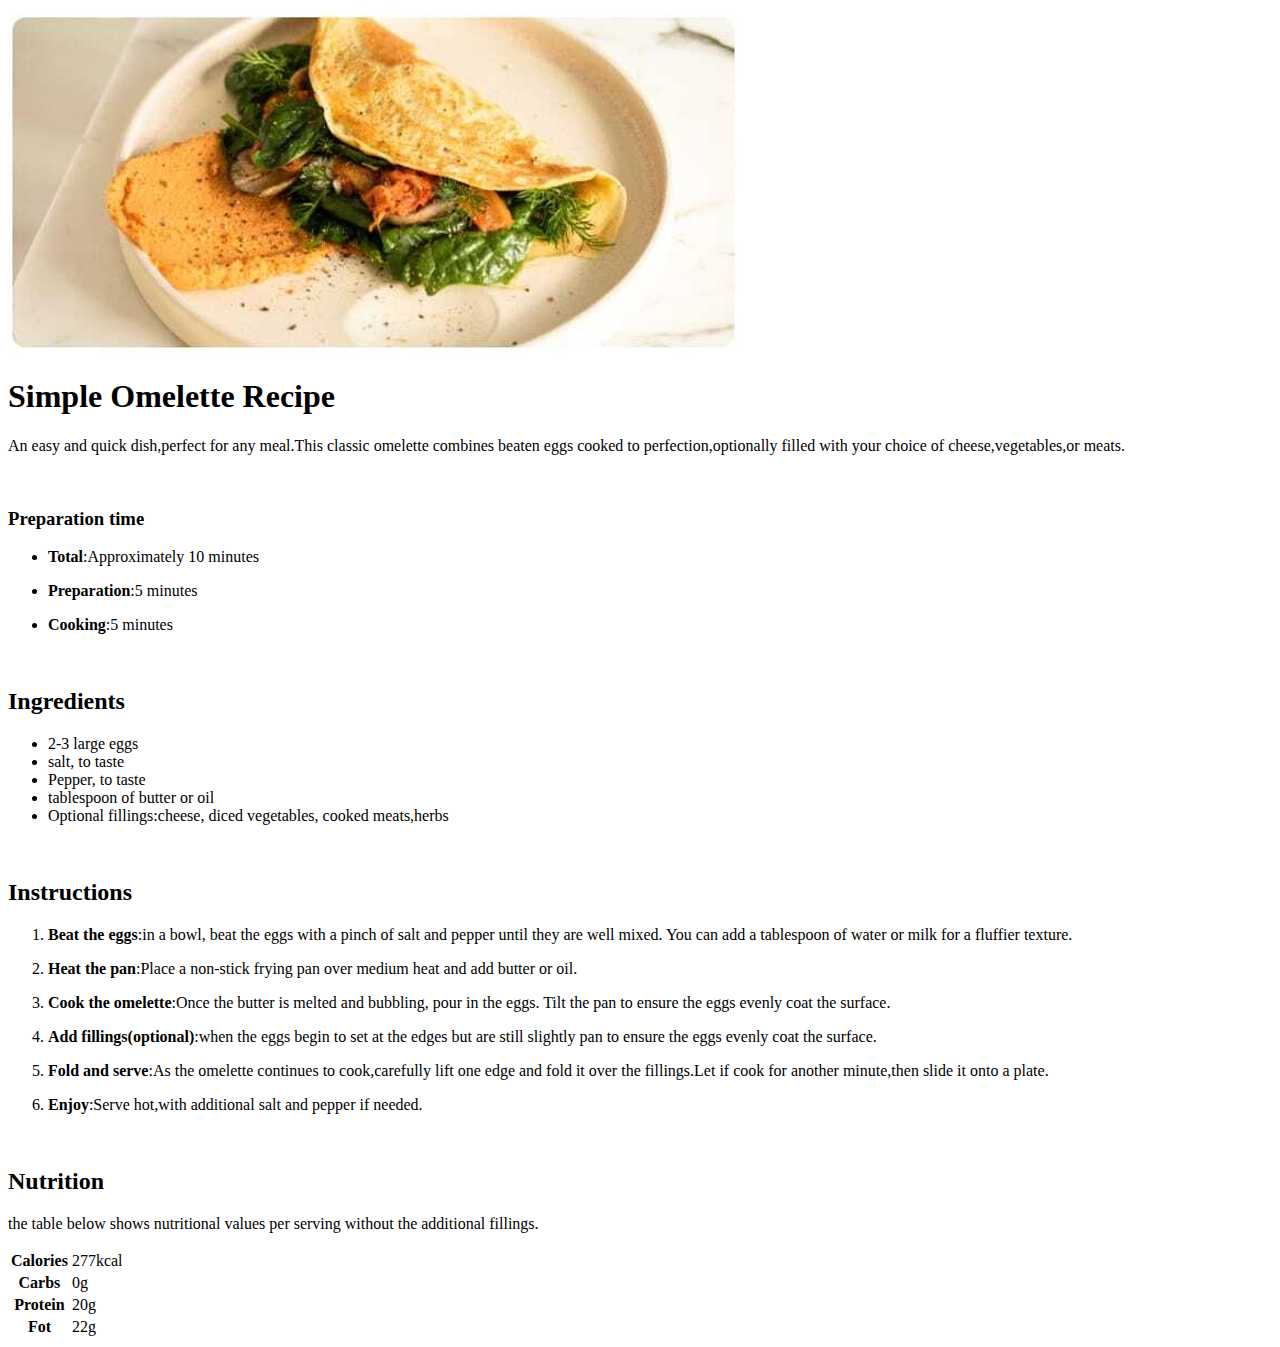
<file: assignment-1/index.html>
<!DOCTYPE html>
<html lang="en">
<head>
    <meta charset="UTF-8">
    <meta name="viewport" content="width=device-width, initial-scale=1.0">
    <title>assignment-1</title>
</head>

<body>
    <img src="Image.jpg" alt="Image"/>

    <div id="1">
    <h1>Simple Omelette Recipe</h1>
    
    <p>An easy and quick dish,perfect for any meal.This classic omelette combines beaten eggs
        cooked to perfection,optionally filled with your choice of cheese,vegetables,or meats.</p>    
    </div>
   
    <br />

    <div id="2">
        <h3>Preparation time</h3>   
        <ul>
          <li> <p> <b>Total</b>:Approximately 10 minutes </p> </li>
          <li> <p> <b>Preparation</b>:5 minutes</p> </li>
          <li> <P> <b>Cooking</b>:5 minutes</p> </li>
      </ul>
    </div>

<br />

    <div id="3">
    <h2>Ingredients</h2>
        <ul>
            <li>2-3 large eggs</li>
            <li>salt, to taste</li>
            <li>Pepper, to taste</li>
            <li>tablespoon of butter or oil</li>
            <li>Optional fillings:cheese, diced vegetables, cooked meats,herbs</li>
        </ul>
    </div>

<br />

    <div id="4">
        <h2>Instructions</h2>
        <ol>
           <li> <p> <b>Beat the eggs</b>:in a bowl, beat the eggs with a pinch of salt and pepper until they are 
                well mixed. You can add a tablespoon of water or milk for a fluffier texture.</p> </li>

           <li> <p> <b>Heat the pan</b>:Place a non-stick frying pan over medium heat and add butter or oil.</p> </li>

           <li> <p> <b>Cook the omelette</b>:Once the butter is melted and bubbling, pour in the eggs. Tilt the pan to ensure the eggs evenly coat the surface.</p> </li>
       
           <li> <p> <b>Add fillings(optional)</b>:when the eggs begin to set at the edges but are still slightly
           pan to ensure the eggs evenly coat the surface.</p> </li>

           <li> <p> <b>Fold and serve</b>:As the omelette continues to cook,carefully lift one edge and fold it
           over the fillings.Let if cook for another minute,then slide it onto a plate.</p> </li>

           <li> <p> <b>Enjoy</b>:Serve hot,with additional salt and pepper if needed.</p> </li>
        </ol>
    </div>

<br />

    <div id="5">
        <h2>Nutrition</h2>

        <p>the table below shows nutritional values per serving without the additional fillings.</p>

        <table>
            
            <tr>
                <th>Calories</th>
                <td>277kcal</td>
            </tr>

            <tr>
                <th>Carbs</th>
                <td>0g</td>
            </tr>
            
            <tr>
                <th>Protein</th>
                <td>20g</td>
            </tr>

            <tr>
                <th>Fot</th>
                <td>22g</td>
            </tr>

        </table>
    </div>

</body>
</html>
</file>
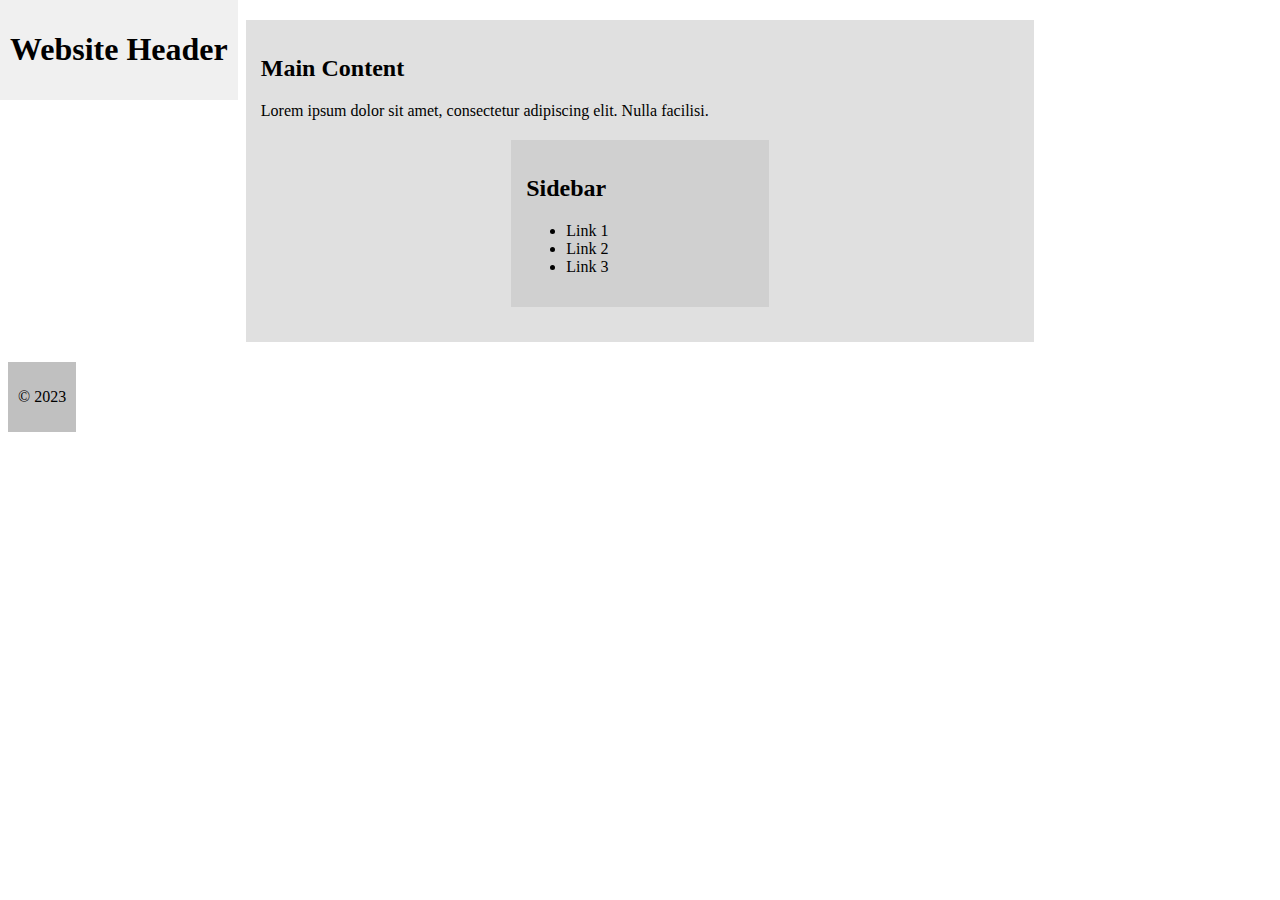
<file: assignment-in-class1/index.html>
<!DOCTYPE html>
<html lang="en">
<head>
    <meta charset="UTF-8">
    <meta name="viewport" content="width=device-width, initial-scale=1.0">
    <title>CSS Positioning Practice</title>
    <link rel="stylesheet" href="style.css">
</head>
<body>
    <header>
        <h1>Website Header</h1>
    </header>
    <main>
        <article>
            <h2>Main Content</h2>
            <p>Lorem ipsum dolor sit amet, consectetur adipiscing elit. Nulla facilisi.</p>
        </article>
        <aside>
            <h2>Sidebar</h2>
            <ul>
                <li>Link 1</li>
                <li>Link 2</li>
                <li>Link 3</li>
            </ul>
        </aside>
    </main>
    <footer>
        <p>© 2023</p>
    </footer>
</body>
</html>
</file>
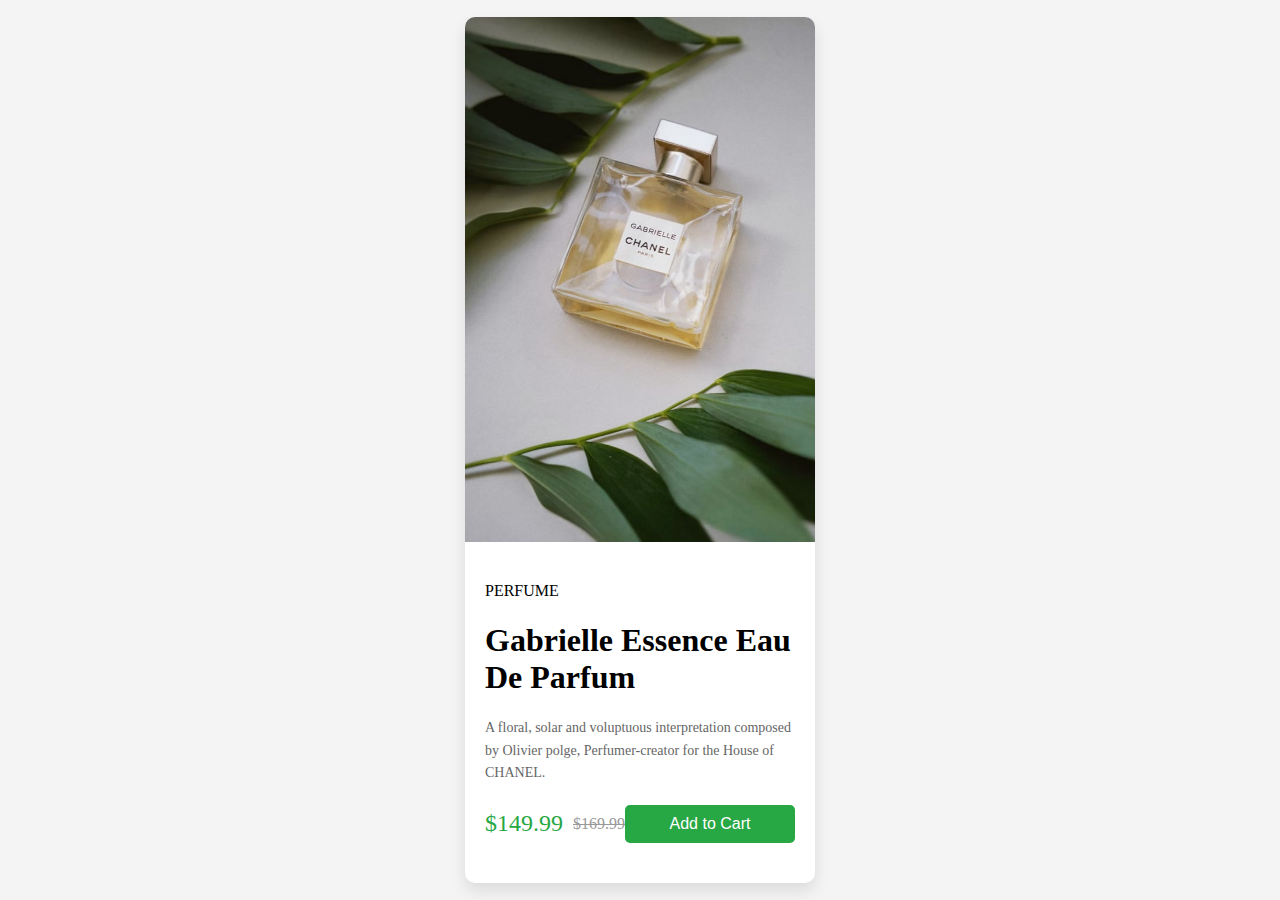
<file: assignment-in-class2/index.html>
<!DOCTYPE html>
<html lang="en">
<head>
    <meta charset="UTF-8">
    <meta name="viewport" content="width=device-width, initial-scale=1.0">
    <title>assignment-in-class2</title>
    <link rel="stylesheet" href="style.css">
</head>
<body>
 <div class="card-image">
    
     <img src="img.jpg" alt="img" width="250" height="250">

        <div class="card-content">

            <p>PERFUME</p>
        
            <h1>Gabrielle Essence
                Eau De Parfum
           </h1>

           <div class="description">
             <p>A floral, solar and voluptuous
                interpretation composed by Olivier
                polge, Perfumer-creator for the House of
                CHANEL.</p>
           </div> 

            <div class="pricing">
              <span class="current-price">$149.99</span>
                <span class="old-price">$169.99</span>
                <button class="add-to-cart">Add to Cart</button>
   
            </div>
      </div>
  </div>


</body>
</html>
</file>
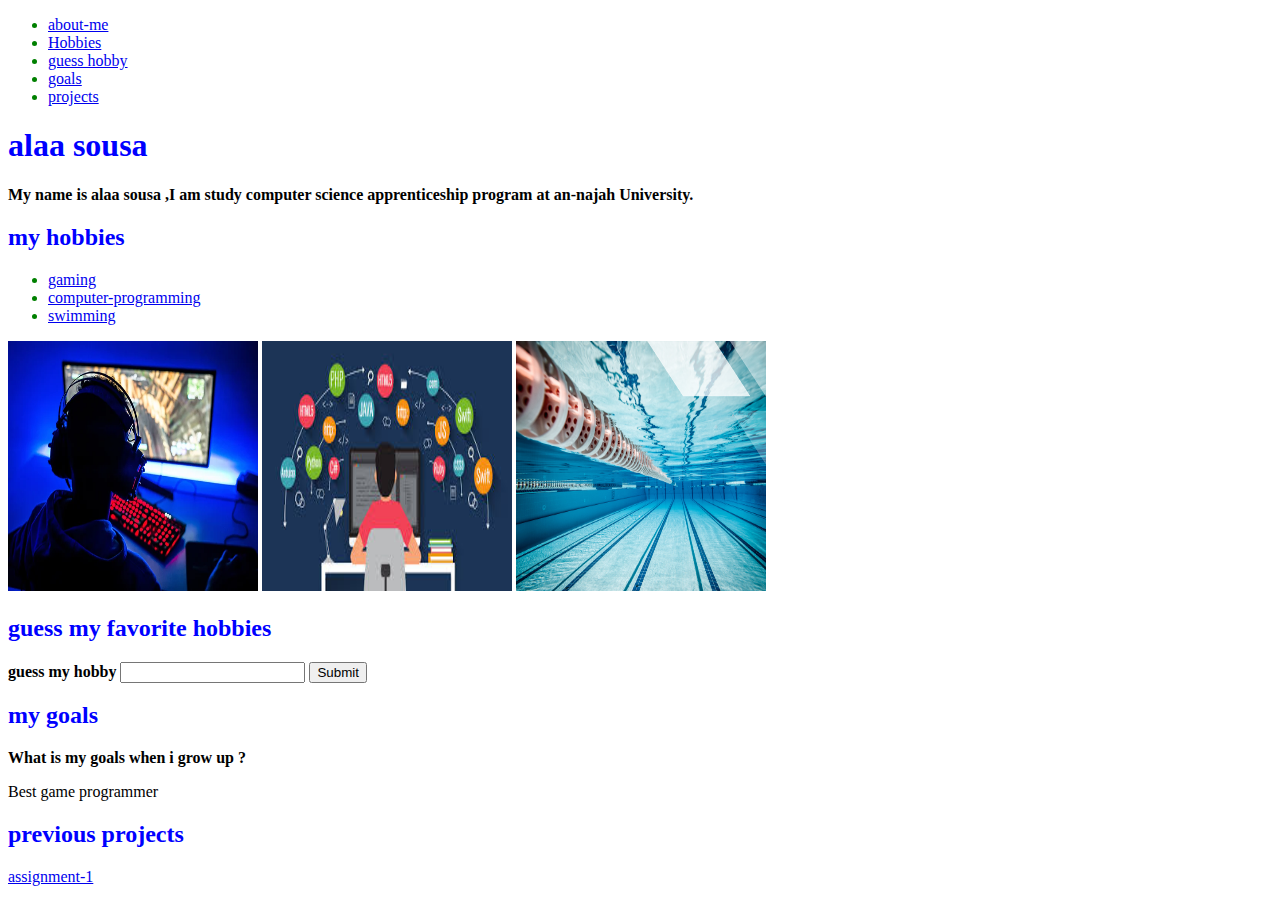
<file: assignment-2/index2.html>
<!DOCTYPE html>
<html lang="en">
<head>
    <meta charset="UTF-8">
    <meta name="viewport" content="width=device-width, initial-scale=1.0">
    <title>assignment-2</title>
    <link rel="stylesheet" href="style.css">
</head>
<body>

<nav>
    <ul>
        <li> <a href="#about-me">about-me</a></li>
        <li> <a href="#Hobbies">Hobbies</a></li> 
        <li> <a href="#guess-hobby">guess hobby</a></li>
        <li> <a href="#goals">goals</a></li>
        <li> <a href="#projects">projects</a></li>
    </ul>
</nav>
    
<header id="about-me">
        <h1>alaa sousa</h1>
        <b>My name is alaa sousa ,I am study computer science apprenticeship program at an-najah University. </b>
    </header>

   <section id="Hobbies">
    <h2>my hobbies</h2>
    <ul>
        <li> <a href = https://en.wikipedia.org/wiki/Gaming target="_blank">gaming </a></li>
        <li> <a href = https://en.wikipedia.org/wiki/Computer_programming target="_blank"> computer-programming </a></li>
        <li> <a href = https://en.wikipedia.org/wiki/Swimming_(sport) target="_blank">swimming </a></li>
    </ul>

    <img src="gaming img.webp" alt="gaming img" width="250" height="250"/>
    <img src="computer programming img.jpeg" alt="Computer_programming img" width="250" height="250"/>
    <img src="swimming img.jpg" alt="swimming img" width="250" height="250"/>

   </section>

   <section id="guess-hobby">
    <h2>guess my favorite hobbies</h2>

    <b>guess my hobby</b>
    <input type="text">
    <input type="submit">

   </section>

   <section id="goals">

    <h2>my goals</h2>
    <b>What is my goals when i grow up ?</b>
    <p>Best game programmer</p>

   </section>

   <section id="projects">
    <h2>previous projects</h2>
    <a href="https://github.com/alaa-sousa/Assignments/tree/main/assignmnt-1" target="_blank">assignment-1 </a>

   </section>
</body>
</html>
</file>
<file: assignment-in-class1/style.css>
body{
position:sticky
}
header{
    position:fixed;
    top:0;
    left:0;
    background-color: #f0f0f0;
    padding:10px
}

main{
    width:60%;
    margin:20px auto;
    background-color: #e0e0e0;
    padding: 15px;
}

aside{
    width: 30%;
    margin:20px auto;
    background-color: #d0d0d0;
    padding:15px;
    align-items:flex-end;
    position:relative;
    left:0;
}

footer{
    background-color: #c0c0c0;
    padding: 10px;
    position:fixed;
}
</file>
<file: assignment-in-class2/style.css>
body {
    background-color: #f4f4f4;
    display: flex;
    justify-content: center;
    align-items: center;
    height: 100vh;
    margin: 0;
  }
  
  .card-image {
    background-color: #fff;
    width: 350px;
    border-radius: 10px;
    box-shadow: 0 8px 16px rgba(0, 0, 0, 0.1);
    overflow: hidden;
  }
  
  .card-image img {
    width: 100%;
    height: auto;
  }
  
  .card-content {
    padding: 20px;
  }
  
  
  .description {
    font-size: 14px;
    color: #666;
    line-height: 1.6;
    margin-bottom: 20px;
  }
  
  .pricing {
    display: flex;
    align-items: center;
    margin-bottom: 20px;
  }
  
  .current-price {
    font-size: 24px;
    color: #28a745;
    margin-right: 10px;
  }
  
  .old-price {
    font-size: 16px;
    color: #999;
    text-decoration: line-through;
  }
  
  .add-to-cart {
    background-color: #28a745;
    color: #fff;
    font-size: 16px;
    padding: 10px;
    border: none;
    width: 100%;
    border-radius: 5px;
    text-align: center;
  }
</file>
<file: assignment-2/style.css>
body{
    background-color:white;
}
h1{
    color:blue;
}

h2{
    color:blue
}

ul{
    border:auto;color:green
}
</file>
